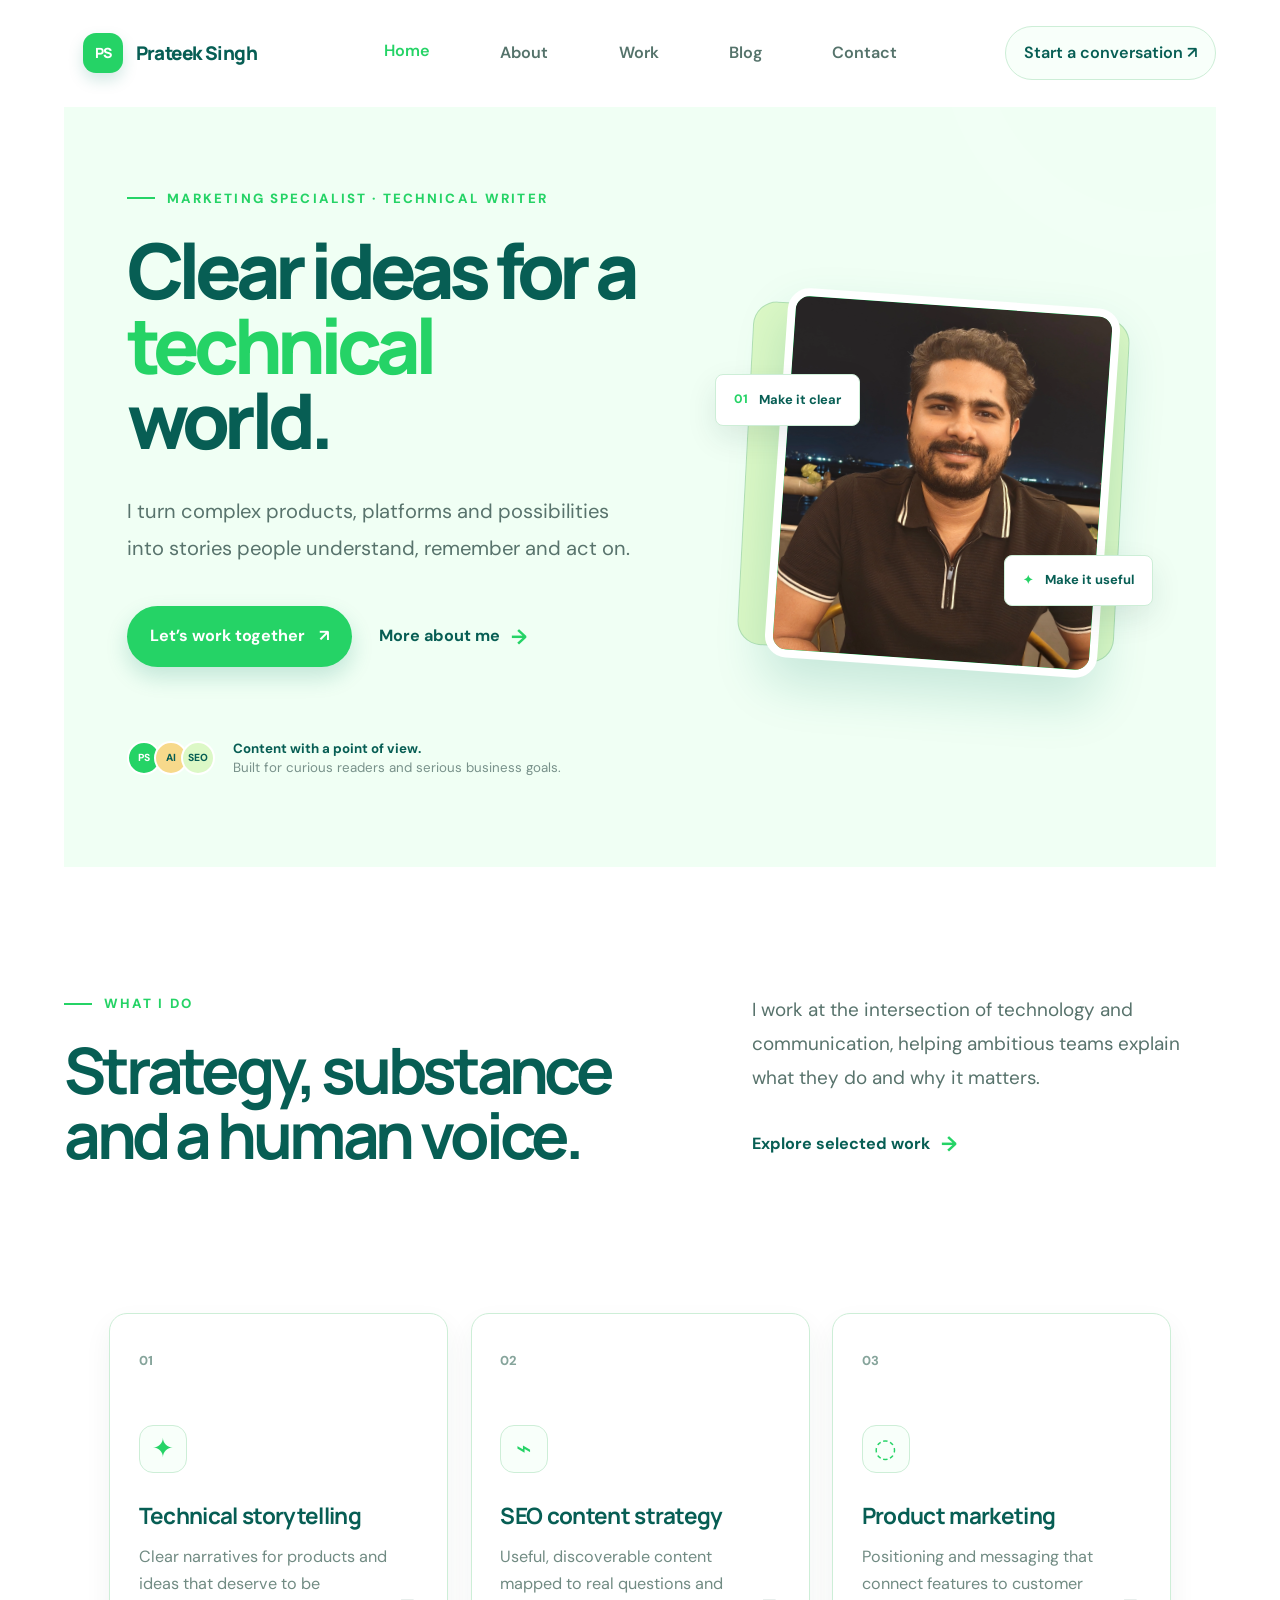
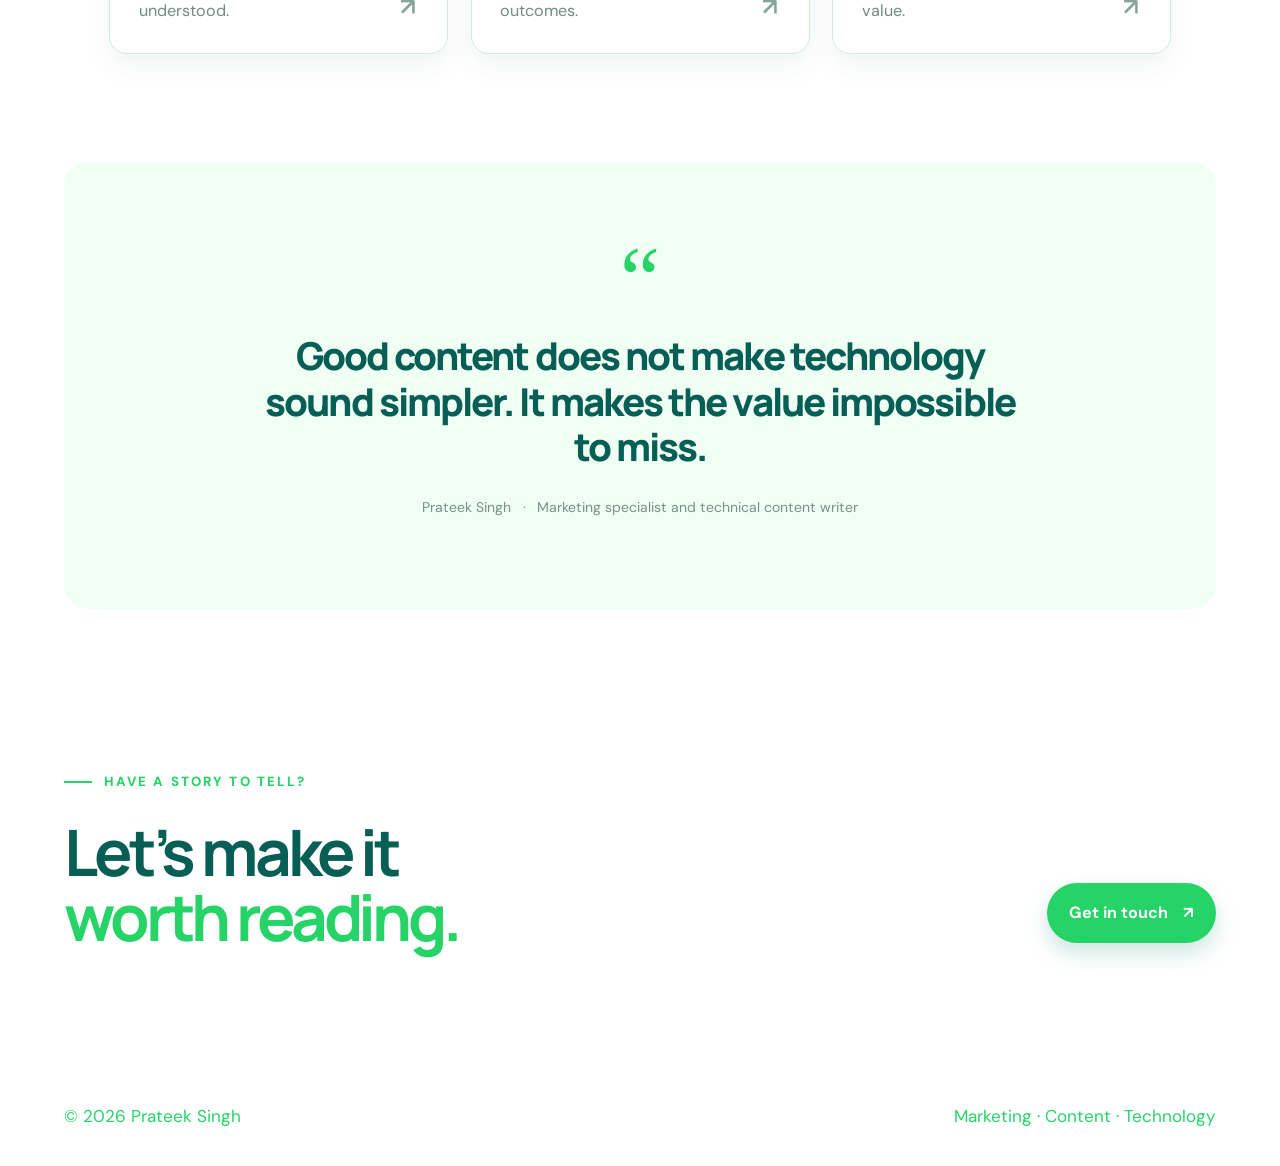
<file: index.html>
<!DOCTYPE html>
<html lang="en">
<head>
    <meta charset="UTF-8">
    <meta name="viewport" content="width=device-width, initial-scale=1.0">
    <meta name="description" content="Portfolio of Prateek Singh, Marketing Specialist and Technical Content Writer.">
    <title>Prateek Singh | Marketing Specialist</title>

    <link rel="icon" type="image/svg+xml" href="assets/favicon.svg">
    <link rel="preconnect" href="https://fonts.googleapis.com">
    <link rel="preconnect" href="https://fonts.gstatic.com" crossorigin>
    <link href="https://fonts.googleapis.com/css2?family=DM+Sans:wght@400;500;600;700&family=Manrope:wght@700;800&display=swap" rel="stylesheet">
    <link rel="stylesheet" href="css/styles.css">
    <script src="js/script.js" defer></script>
</head>

<body class="home-page">
    <header class="home-header">
        <nav class="home-nav" aria-label="Primary navigation">
            <a href="index.html" class="brand-mark">
                <span class="brand-initials">PS</span>
                <span>Prateek Singh</span>
            </a>
            <button class="home-nav-toggle" type="button" aria-expanded="false" aria-controls="home-menu" aria-label="Toggle navigation">
                <span></span>
                <span></span>
                <span></span>
            </button>
            <div class="home-nav-links" id="home-menu">
                <a href="index.html" aria-current="page">Home</a>
                <a href="about.html">About</a>
                <a href="projects.html">Work</a>
                <a href="blog.html">Blog</a>
                <a href="contact.html">Contact</a>
            </div>
            <a href="contact.html" class="home-nav-cta">Start a conversation <span aria-hidden="true">↗</span></a>
        </nav>
    </header>

    <main>
        <section class="home-hero">
            <div class="hero-copy">
                <p class="home-kicker"><span></span> Marketing specialist · Technical writer</p>
                <h1>Clear ideas for a <em>technical</em> world.</h1>
                <p class="hero-intro">I turn complex products, platforms and possibilities into stories people understand, remember and act on.</p>
                <div class="hero-actions">
                    <a href="contact.html" class="primary-action">Let’s work together <span aria-hidden="true">↗</span></a>
                    <a href="about.html" class="text-action">More about me <span aria-hidden="true">→</span></a>
                </div>
                <div class="hero-proof">
                    <div class="proof-avatars"><span>PS</span><span>AI</span><span>SEO</span></div>
                    <p><strong>Content with a point of view.</strong><br>Built for curious readers and serious business goals.</p>
                </div>
            </div>
            <div class="hero-visual">
                <div class="visual-orbit"></div>
                <div class="portrait-frame">
                    <img src="assets/profile-photo.webp" alt="Portrait of Prateek Singh">
                </div>
                <div class="floating-note note-top"><span>01</span><strong>Make it clear</strong></div>
                <div class="floating-note note-bottom"><span>✦</span><strong>Make it useful</strong></div>
            </div>
        </section>

        <section class="home-intro section-shell">
            <div class="section-heading">
                <p class="home-kicker"><span></span> What I do</p>
                <h2>Strategy, substance<br>and a human voice.</h2>
            </div>
            <div class="intro-copy">
                <p>I work at the intersection of technology and communication, helping ambitious teams explain what they do and why it matters.</p>
                <a href="projects.html" class="text-action">Explore selected work <span aria-hidden="true">→</span></a>
            </div>
        </section>

        <section class="capability-grid section-shell" aria-label="Capabilities">
            <article class="capability-card featured-capability">
                <span class="card-index">01</span>
                <div class="capability-icon">✦</div>
                <h3>Technical storytelling</h3>
                <p>Clear narratives for products and ideas that deserve to be understood.</p>
                <a href="contact.html" aria-label="Learn about technical storytelling">↗</a>
            </article>
            <article class="capability-card">
                <span class="card-index">02</span>
                <div class="capability-icon">⌁</div>
                <h3>SEO content strategy</h3>
                <p>Useful, discoverable content mapped to real questions and outcomes.</p>
                <a href="blog.html" aria-label="Read SEO content writing">↗</a>
            </article>
            <article class="capability-card">
                <span class="card-index">03</span>
                <div class="capability-icon">◌</div>
                <h3>Product marketing</h3>
                <p>Positioning and messaging that connect features to customer value.</p>
                <a href="contact.html" aria-label="Learn about product marketing">↗</a>
            </article>
        </section>

        <section class="home-quote section-shell">
            <p class="quote-mark">“</p>
            <blockquote>Good content does not make technology sound simpler. It makes the value impossible to miss.</blockquote>
            <p class="quote-byline">Prateek Singh <span>·</span> Marketing specialist and technical content writer</p>
        </section>

        <section class="home-cta section-shell">
            <div>
                <p class="home-kicker"><span></span> Have a story to tell?</p>
                <h2>Let’s make it<br><em>worth reading.</em></h2>
            </div>
            <a href="contact.html" class="primary-action">Get in touch <span aria-hidden="true">↗</span></a>
        </section>
    </main>

    <footer class="home-footer">
        <p>&copy; <span id="current-year"></span> Prateek Singh</p>
        <p>Marketing · Content · Technology</p>
    </footer>
</body>
</html>
</file>
<file: css/styles.css>
:root {
    --green: #25D366;
    --dark-green: #075E54;
    --light-green: #e8fdf0;
    --accent: #25D366;
    --white: #ffffff;
    --text: #20352d;
    --muted: #6b7d75;
    --border: #cceedd;
    --shadow: 0 14px 35px rgba(7, 94, 84, 0.12);
}

* {
    box-sizing: border-box;
    margin: 0;
    padding: 0;
}

html {
    scroll-behavior: smooth;
    width: 100%;
    max-width: 100%;
    overflow-x: hidden;
}

body {
    background: #f8fcfa;
    color: var(--text);
    font-family: Inter, Arial, sans-serif;
    line-height: 1.7;
    font-size: clamp(0.96rem, 0.9vw + 0.7rem, 1.08rem);
}

* {
    word-break: break-word;
    overflow-wrap: anywhere;
}

html {
    font-size: clamp(14px, 0.8vw + 12px, 18px);
}

h1, h2, h3, h4, h5, h6, p, li, a, button {
    max-width: 100%;
    word-break: break-word;
    overflow-wrap: anywhere;
}

@media (max-width: 768px) {
    body {
        font-size: 15px;
    }

    h1 {
        font-size: clamp(2.2rem, 7vw, 3.4rem) !important;
        line-height: 1.08 !important;
    }

    h2 {
        font-size: clamp(1.7rem, 5vw, 2.5rem) !important;
        line-height: 1.15 !important;
    }

    h3 {
        font-size: clamp(1.2rem, 3.8vw, 1.9rem) !important;
        line-height: 1.2 !important;
    }

    p,
    li,
    a,
    button,
    time,
    span {
        font-size: clamp(0.95rem, 2.6vw, 1.05rem);
    }
}

header {
    position: relative;
    overflow: hidden;
    padding: 4rem 8%;
    color: var(--white);
    background:
        linear-gradient(135deg, rgba(7, 94, 84, 0.97), rgba(37, 211, 102, 0.9)),
        radial-gradient(circle at top right, #25D366, transparent 35%);
}

header::after {
    position: absolute;
    right: -100px;
    bottom: -150px;
    width: 350px;
    height: 350px;
    border: 45px solid rgba(255, 255, 255, 0.08);
    border-radius: 50%;
    content: "";
}

header h1 {
    position: relative;
    z-index: 2;
    display: flex;
    flex-direction: row;
    align-items: center;
    gap: 1rem;
    white-space: nowrap;
    color: #ffffff;
    visibility: visible;
    opacity: 1;
}

header h1::before {
    flex: 0 0 58px;
    display: grid;
    width: 58px;
    height: 58px;
    flex-shrink: 0;
    place-items: center;
    border: 3px solid var(--white);
    border-radius: 16px;
    color: var(--dark-green);
    background: var(--white);
    box-shadow: 0 8px 20px rgba(0, 0, 0, 0.15);
    content: "PS";
    font-size: 1.15rem;
    letter-spacing: 0;
}

header > p {
    position: relative;
    z-index: 1;
    color: #d7f4e4;
    font-size: 1.1rem;
}

nav {
    position: relative;
    z-index: 2;
    display: flex;
    flex-wrap: wrap;
    gap: 0.6rem;
    margin-top: 2rem;
}

nav a {
    padding: 0.55rem 1rem;
    border: 1px solid rgba(255, 255, 255, 0.3);
    border-radius: 999px;
    color: var(--white);
    text-decoration: none;
    transition: 0.25s ease;
}

nav a:hover,
nav a[aria-current="page"] {
    color: var(--dark-green);
    background: var(--white);
    transform: translateY(-2px);
}

main {
    width: min(1100px, 90%);
    margin: auto;
}

main h2 {
    color: var(--dark-green);
    visibility: visible;
    opacity: 1;
}

section {
    padding: 5rem 0 1rem;
    border: 1px solid var(--border);
    border-radius: 18px;
    background: var(--white);
    box-shadow: var(--shadow);
}

section h2 {
    margin-bottom: 1rem;
    color: var(--dark-green);
    font-size: clamp(1.8rem, 4vw, 2.7rem);
}

section h3 {
    color: var(--green);
}

section p {
    max-width: 750px;
}

.eyebrow {
    margin-bottom: 0.5rem;
    color: var(--accent);
    font-weight: 800;
    letter-spacing: 1.5px;
    text-transform: uppercase;
}

#hero {
    display: grid;
    min-height: 430px;
    align-content: center;
    padding: 6rem 0;
}

#hero h2 {
    max-width: 850px;
    margin-bottom: 1rem;
    font-size: clamp(2.5rem, 7vw, 5.5rem);
    line-height: 1.05;
}

#hero p:not(.eyebrow) {
    margin-bottom: 2rem;
    color: var(--muted);
    font-size: 1.15rem;
}

.button {
    display: inline-block;
    width: fit-content;
    padding: 0.8rem 1.4rem;
    border-radius: 999px;
    color: var(--white);
    background: var(--green);
    box-shadow: 0 8px 18px rgba(23, 107, 77, 0.25);
    text-decoration: none;
    transition: 0.25s ease;
}

.button:hover {
    background: var(--dark-green);
    transform: translateY(-3px);
}

.stats,
.project-grid {
    display: grid;
    grid-template-columns: repeat(3, minmax(0, 1fr));
    gap: 2rem;
    margin-top: 2rem;
}

.stats > div,
.project-card,
.timeline-item,
.education-item,
article:not(.project-card) {
    padding: 1.5rem;
    border: 1px solid var(--border);
    border-radius: 18px;
    background: var(--white);
    box-shadow: var(--shadow);
}

.stats strong {
    display: block;
    color: var(--green);
    font-size: 2rem;
}

.stats span {
    color: var(--muted);
}

.project-card {
    position: relative;
    transition: 0.25s ease;
}

.project-card:hover {
    border-color: var(--accent);
    transform: translateY(-6px);
}

.project-number {
    color: var(--accent);
    font-weight: 800;
}

.project-card h3 {
    margin: 0.5rem 0;
}

#experience-list,
#education-list {
    display: grid;
    gap: 1rem;
}

.timeline-item h4 {
    margin: 0.25rem 0;
    color: var(--green);
}

small {
    color: var(--muted);
}

ul {
    display: grid;
    gap: 0.7rem;
    padding-left: 1.25rem;
}

li::marker {
    color: var(--accent);
}

#contact {
    border: 2px solid #25D366;
    border-radius: 24px;
    background: #ffffff;
    box-shadow: 0 12px 30px rgba(37, 211, 102, 0.2);
    transition: background-color #b9ffd0;
    color: var(--white);
    background: var(--dark-green);
    width: 100%;
    min-height: auto;
    height: auto;
    margin: 3rem 0 0;
    padding: 3rem;
    overflow: hidden;
}

#contact h2,
#contact p,
#contact a {
    color: #075E54;
}

body.dragon-theme #contact {
    border-color: #25D366;
    background: #0d3026;
}

body.dragon-theme #contact h2,
body.dragon-theme #contact p,
body.dragon-theme #contact a {
    color: #e8fff0;
}

footer {
    color: var(--white);
    background: var(--dark-green);
    width: 100%;
    min-height: auto;
    height: auto;
    margin: 4rem 0 0;
    padding: 1.5rem 5%;
    overflow: hidden;
    text-align: center;
}

footer p {
    margin: 0;
    font-size: 0.95rem;
}

/* Dragon theme colors */
body.dragon-theme #contact {
    color: #e8fff0;
    background: #03120f;
}

body.dragon-theme #contact h2,
body.dragon-theme #contact p,
body.dragon-theme #contact a {
    color: #e8fff0;
}

body.dragon-theme footer {
    color: #e8fff0;
    background: #020b08;
}

@media (max-width: 700px) {
    header {
        padding: 3rem 5%;
    }

    main {
        width: 90%;
    }
    .stats,
    .project-grid {
        grid-template-columns: 1fr;
    }

    #hero {
        min-height: 360px;
        padding: 4rem 0;
    }

    #contact {
        padding: 2rem 1.25rem;
    }

    nav a {
        font-size: 0.9rem;
    }
}

/* Theme toggle */
.theme-toggle {
    position: absolute;
    top: 2rem;
    right: 8%;
    z-index: 10;
    padding: 0.7rem 1rem;
    border: 1px solid #ffffff;
    border-radius: 999px;
    color: #ffffff;
    background: transparent;
    cursor: pointer;
    font: inherit;
    transition: 0.25s ease;
}

.theme-toggle:hover {
    color: #075E54;
    background: #ffffff;
}

@media (max-width: 700px) {
    .theme-toggle {
        top: 1.25rem;
        right: 5%;
        padding: 0.55rem 0.8rem;
        font-size: 0.85rem;
    }
}

/* Dragon theme */
body.dragon-theme {
    --green: #25D366;
    --dark-green: #071f1a;
    --light-green: #123c30;
    --accent: #25D366;
    --white: #f4fff8;
    --text: #e8fff0;
    --muted: #a8c8b5;
    --border: #245c47;
    --shadow: 0 14px 35px rgba(0, 0, 0, 0.35);

    background:
        radial-gradient(circle at top right, rgba(37, 211, 102, 0.15), transparent 30%),
        #071f1a;
}

body.dragon-theme main {
    background: transparent;
}

body.dragon-theme section h2,
body.dragon-theme section h3 {
    color: var(--white);
}

body.dragon-theme .stats > div,
body.dragon-theme .project-card,
body.dragon-theme .timeline-item,
body.dragon-theme .education-item,
body.dragon-theme article:not(.project-card) {
    background: #0d3026;
}

body.dragon-theme #hero p:not(.eyebrow),
body.dragon-theme .stats span,
body.dragon-theme small {
    color: var(--muted);
}

body.dragon-theme header {
    background:
        linear-gradient(135deg, #03120f, #075E54),
        radial-gradient(circle at top right, #25D366, transparent 35%);
}

body.dragon-theme footer {
    background: #03120f;
}

/* Portfolio homepage refresh */
.home-page {
    --home-ink: #075E54;
    --home-green: #25D366;
    --home-lime: #DCF8C6;
    --home-mint: #F0FFF4;
    --home-line: #CDEED7;
    --home-soft: #F8FFFA;
    background: #ffffff;
    color: var(--home-ink);
    font-family: "DM Sans", sans-serif;
    line-height: 1.6;
}

.home-page h1,
.home-page h2,
.home-page h3,
.home-page p,
.home-page blockquote {
    max-width: none;
}

.home-header {
    position: relative;
    padding: 1.25rem 5%;
    overflow: visible;
    color: var(--home-ink);
    background: #ffffff;
}

.home-nav {
    display: flex;
    width: min(1180px, 100%);
    min-height: 58px;
    align-items: center;
    justify-content: space-between;
    gap: 2rem;
    margin: auto;
}

.home-nav-toggle,
.nav-toggle {
    display: none;
    flex-direction: column;
    gap: 0.28rem;
    width: 44px;
    height: 44px;
    padding: 0.7rem 0.65rem;
    border: 1px solid var(--home-line);
    border-radius: 12px;
    background: #ffffff;
    cursor: pointer;
    transition: transform 0.2s ease, border-color 0.2s ease, box-shadow 0.2s ease;
}

.home-nav-toggle:hover,
.nav-toggle:hover {
    border-color: var(--home-green);
    box-shadow: 0 8px 18px rgba(11, 128, 107, 0.12);
}

.home-nav-toggle span,
.nav-toggle span {
    display: block;
    width: 100%;
    height: 2px;
    border-radius: 999px;
    background: var(--home-ink);
    transition: transform 0.25s ease, opacity 0.25s ease;
}

.home-nav-toggle.is-open span:nth-child(1),
.nav-toggle.is-open span:nth-child(1) {
    transform: translateY(6px) rotate(45deg);
}

.home-nav-toggle.is-open span:nth-child(2),
.nav-toggle.is-open span:nth-child(2) {
    opacity: 0;
}

.home-nav-toggle.is-open span:nth-child(3),
.nav-toggle.is-open span:nth-child(3) {
    transform: translateY(-6px) rotate(-45deg);
}

.brand-mark {
    display: inline-flex;
    align-items: center;
    gap: 0.7rem;
    color: var(--home-ink);
    font-family: Manrope, sans-serif;
    font-size: 1.05rem;
    font-weight: 800;
    letter-spacing: -0.03em;
    text-decoration: none;
}

.brand-initials {
    display: grid;
    width: 40px;
    height: 40px;
    place-items: center;
    border-radius: 13px;
    color: #ffffff;
    background: var(--home-green);
    box-shadow: 0 7px 15px rgba(11, 128, 107, 0.18);
    font-size: 0.78rem;
}

.home-nav-links {
    display: flex;
    align-items: center;
    gap: 1.8rem;
}

.home-nav-links a,
.home-nav-cta {
    color: #55736b;
    font-size: 0.9rem;
    font-weight: 600;
    text-decoration: none;
    transition: color 0.2s ease, transform 0.2s ease;
}

.home-nav-links a:hover,
.home-nav-links a[aria-current="page"] {
    color: var(--home-green);
}

.home-nav-cta {
    padding: 0.72rem 1rem;
    border: 1px solid var(--home-line);
    border-radius: 999px;
    color: var(--home-ink);
    background: var(--home-soft);
}

.home-nav-cta:hover {
    border-color: var(--home-green);
    color: var(--home-green);
    transform: translateY(-2px);
}

.home-page main {
    width: 100%;
}

.home-hero {
    display: grid;
    width: min(1180px, 90%);
    min-height: 600px;
    grid-template-columns: minmax(0, 1fr) 0.85fr;
    align-items: center;
    gap: 4rem;
    margin: auto;
    padding: 4.5rem 3.5rem 5rem;
    border-radius: 0 0 28px 28px;
    background: var(--home-mint);
}

.hero-copy {
    position: relative;
    z-index: 1;
}

.home-kicker {
    display: flex;
    align-items: center;
    gap: 0.65rem;
    margin-bottom: 1.25rem;
    color: var(--home-green);
    font-size: 0.74rem;
    font-weight: 800;
    letter-spacing: 0.16em;
    text-transform: uppercase;
}

.home-kicker span {
    width: 28px;
    height: 2px;
    background: var(--home-green);
}

.home-hero h1 {
    max-width: 680px;
    margin: 0;
    color: var(--home-ink);
    font-family: Manrope, sans-serif;
    font-size: clamp(3rem, 6vw, 5.7rem);
    font-weight: 800;
    letter-spacing: -0.075em;
    line-height: 0.98;
}

.home-page em {
    color: var(--home-green);
    font-style: normal;
}

.hero-intro {
    max-width: 530px !important;
    margin: 2rem 0 0;
    color: #58736c;
    font-size: 1.12rem;
    line-height: 1.8;
}

.hero-actions {
    display: flex;
    flex-wrap: wrap;
    align-items: center;
    gap: 1.5rem;
    margin-top: 2.25rem;
}

.primary-action {
    display: inline-flex;
    align-items: center;
    gap: 0.8rem;
    padding: 0.95rem 1.25rem;
    border-radius: 999px;
    color: #ffffff;
    background: var(--home-green);
    box-shadow: 0 10px 22px rgba(11, 128, 107, 0.2);
    font-size: 0.9rem;
    font-weight: 700;
    text-decoration: none;
    transition: transform 0.2s ease, box-shadow 0.2s ease, background 0.2s ease;
}

.primary-action:hover {
    color: #ffffff;
    background: #128C7E;
    box-shadow: 0 14px 28px rgba(11, 128, 107, 0.28);
    transform: translateY(-3px);
}

.text-action {
    display: inline-flex;
    align-items: center;
    gap: 0.6rem;
    color: var(--home-ink);
    font-size: 0.9rem;
    font-weight: 700;
    text-decoration: none;
}

.text-action span {
    color: var(--home-green);
    font-size: 1.15rem;
    transition: transform 0.2s ease;
}

.text-action:hover span {
    transform: translateX(4px);
}

.hero-proof {
    display: flex;
    align-items: center;
    gap: 1rem;
    margin-top: 4rem;
}

.proof-avatars {
    display: flex;
}

.proof-avatars span {
    display: grid;
    width: 34px;
    height: 34px;
    margin-left: -7px;
    place-items: center;
    border: 2px solid #ffffff;
    border-radius: 50%;
    color: var(--home-ink);
    background: var(--home-lime);
    font-size: 0.57rem;
    font-weight: 800;
}

.proof-avatars span:first-child {
    margin-left: 0;
    color: #ffffff;
    background: var(--home-green);
}

.proof-avatars span:nth-child(2) {
    background: #f7d98b;
}

.hero-proof p {
    color: #78918a;
    font-size: 0.74rem;
    line-height: 1.45;
}

.hero-proof strong {
    color: var(--home-ink);
}

.hero-visual {
    position: relative;
    min-height: 400px;
}

.visual-orbit {
    position: absolute;
    inset: 7% 7% 7% 7%;
    border: 1px solid rgba(11, 128, 107, 0.2);
    border-radius: 24px;
    background: #DCF8C6;
    transform: rotate(3deg);
}

.visual-orbit::after {
    position: absolute;
    top: 11%;
    right: 4%;
    width: 20px;
    height: 20px;
    border-radius: 50%;
    background: #f7d98b;
    content: "";
}

.portrait-frame {
    position: absolute;
    top: 4%;
    right: 10%;
    width: min(360px, 76%);
    aspect-ratio: 0.9;
    overflow: hidden;
    border: 8px solid #ffffff;
    border-radius: 22px;
    background: var(--home-green);
    box-shadow: 0 25px 50px rgba(11, 128, 107, 0.18);
    transform: rotate(4deg);
}

.portrait-frame img {
    width: 100%;
    height: 100%;
    object-fit: cover;
    object-position: center;
}

.floating-note {
    position: absolute;
    display: flex;
    align-items: center;
    gap: 0.65rem;
    padding: 0.8rem 1rem;
    border: 1px solid var(--home-line);
    border-radius: 10px;
    color: var(--home-ink);
    background: #ffffff;
    box-shadow: 0 12px 30px rgba(18, 63, 55, 0.1);
    font-size: 0.72rem;
}

.home-page .floating-note {
    border-radius: 8px;
}

.floating-note span {
    color: var(--home-green);
    font-size: 0.68rem;
    font-weight: 800;
}

.note-top {
    top: 23%;
    left: 0;
}

.note-bottom {
    right: 0;
    bottom: 19%;
}

.section-shell {
    width: min(1180px, 90%);
    margin: auto;
}

.home-intro {
    display: grid;
    grid-template-columns: 1fr 0.8fr;
    gap: 6rem;
    padding: 7rem 0 5.5rem;
    border-top: 1px solid var(--home-line);
}

.section-heading h2,
.home-cta h2 {
    margin: 0;
    color: var(--home-ink);
    font-family: Manrope, sans-serif;
    font-size: clamp(2.5rem, 5vw, 4.4rem);
    letter-spacing: -0.065em;
    line-height: 1.02;
}

.intro-copy {
    align-self: end;
    padding-bottom: 0.5rem;
}

.intro-copy p {
    margin: 0 0 1.75rem;
    color: #58736c;
    font-size: 1.05rem;
    line-height: 1.8;
}

.capability-grid {
    display: grid;
    grid-template-columns: repeat(3, 1fr);
    gap: 1.25rem;
    padding-bottom: 6rem;
}

.capability-card {
    position: relative;
    min-height: 300px;
    padding: 1.7rem;
    border: 1px solid var(--home-line);
    border-radius: 18px;
    background: #ffffff;
    box-shadow: 0 12px 28px rgba(18, 63, 55, 0.06);
    transition: transform 0.25s ease, box-shadow 0.25s ease;
}

.capability-card:hover {
    box-shadow: 0 18px 36px rgba(18, 63, 55, 0.12);
    transform: translateY(-6px);
}

.featured-capability {
    border-color: var(--home-green);
    background: var(--home-green);
}

.card-index {
    color: #86a49b;
    font-size: 0.72rem;
    font-weight: 800;
}

.featured-capability .card-index,
.featured-capability h3,
.featured-capability p,
.featured-capability a {
    color: #ffffff;
}

.capability-icon {
    margin: 4rem 0 1.2rem;
    color: var(--home-green);
    font-size: 2rem;
    line-height: 1;
}

.featured-capability .capability-icon {
    color: var(--home-lime);
}

.capability-card h3 {
    margin: 0 0 0.6rem;
    color: var(--home-ink);
    font-family: Manrope, sans-serif;
    font-size: 1.25rem;
    letter-spacing: -0.03em;
}

.capability-card p {
    max-width: 260px;
    color: #718b83;
    font-size: 0.9rem;
    line-height: 1.65;
}

.capability-card > a {
    position: absolute;
    right: 1.7rem;
    bottom: 1.5rem;
    color: var(--home-green);
    font-size: 1.35rem;
    text-decoration: none;
}

.home-quote {
    padding: 5rem 8%;
    border-radius: 24px;
    background: var(--home-mint);
    text-align: center;
}

.quote-mark {
    margin: 0;
    color: var(--home-green);
    font-family: Georgia, serif;
    font-size: 5rem;
    line-height: 0.6;
}

.home-quote blockquote {
    max-width: 760px;
    margin: 1.5rem auto;
    color: var(--home-ink);
    font-family: Manrope, sans-serif;
    font-size: clamp(1.6rem, 3vw, 2.45rem);
    font-weight: 800;
    letter-spacing: -0.05em;
    line-height: 1.18;
}

.quote-byline {
    margin: 0;
    color: #78918a;
    font-size: 0.78rem;
}

.quote-byline span {
    margin: 0 0.4rem;
    color: var(--home-green);
}

.home-cta {
    display: flex;
    align-items: end;
    justify-content: space-between;
    gap: 2rem;
    padding: 9rem 0 7rem;
}

.home-cta .home-kicker {
    margin-bottom: 1.5rem;
}

.home-cta .primary-action {
    flex-shrink: 0;
    margin-bottom: 0.35rem;
}

.home-footer {
    display: flex;
    width: min(1180px, 90%);
    justify-content: space-between;
    gap: 1rem;
    margin: auto;
    padding: 1.5rem 0 2rem;
    color: var(--home-green) !important;
    background: #ffffff !important;
    font-size: 0.76rem;
}

.home-footer p {
    margin: 0;
}

@media (max-width: 850px) {
    .home-nav {
        flex-wrap: wrap;
        justify-content: center;
        gap: 1rem 1.5rem;
    }

    .home-nav-toggle {
        display: flex;
        margin-left: auto;
    }

    .home-nav-links {
        display: none;
        flex-wrap: wrap;
        justify-content: center;
        order: 3;
        width: 100%;
        gap: 0.8rem 1.2rem;
        padding: 0.9rem 0.75rem;
        border: 1px solid var(--home-line);
        border-radius: 16px;
        background: #ffffff;
        opacity: 0;
        transform: translateY(-8px);
        transition: opacity 0.2s ease, transform 0.2s ease;
    }

    .home-nav-links.is-open {
        display: flex;
        opacity: 1;
        transform: translateY(0);
    }

    .home-hero {
        min-height: auto;
        grid-template-columns: 1fr;
        gap: 3rem;
        padding-top: 4rem;
    }

    .hero-visual {
        min-height: 390px;
    }

    .portrait-frame {
        right: 17%;
    }

    .home-intro {
        grid-template-columns: 1fr;
        gap: 2rem;
    }
}

@media (max-width: 620px) {
    .home-header {
        padding: 1rem 5%;
    }

    .home-nav {
        justify-content: center;
    }

    .brand-mark {
        width: 100%;
        justify-content: center;
    }

    .home-nav-links {
        gap: 0.7rem 1rem;
    }

    .home-nav-cta {
        display: none;
    }

    .home-hero {
        width: 90%;
        padding: 3.5rem 0 5rem;
    }

    .home-hero h1 {
        font-size: clamp(3rem, 16vw, 4.5rem);
    }

    .hero-proof {
        margin-top: 3rem;
    }

    .hero-visual {
        min-height: 340px;
    }

    .portrait-frame {
        right: 12%;
        width: 72%;
    }

    .note-top {
        top: 16%;
    }

    .note-bottom {
        bottom: 13%;
    }

    .section-shell {
        width: 90%;
    }

    .home-intro {
        padding: 4.5rem 0;
    }

    .capability-grid {
        grid-template-columns: 1fr;
        padding-bottom: 4.5rem;
    }

    .capability-card {
        min-height: 260px;
    }

    .home-quote {
        padding: 4rem 1.5rem;
    }

    .home-cta {
        display: block;
        padding: 6rem 0 5rem;
    }

    .home-cta .primary-action {
        margin-top: 2rem;
    }

    .home-footer {
        display: block;
    }

    .home-footer p + p {
        margin-top: 0.35rem;
    }
}

/* Keep homepage sections open and separated from the legacy card defaults. */
.home-page section {
    border: 0;
    border-radius: 0;
    box-shadow: none;
}

.home-page .home-intro,
.home-page .capability-grid,
.home-page .home-quote,
.home-page .home-cta {
    position: relative;
    z-index: 1;
}

.home-page .home-quote {
    border-radius: 24px;
}

.home-page .capability-card {
    min-height: 285px;
    padding: 1.6rem;
    border: 1px solid var(--home-line);
    border-radius: 18px;
    background: #ffffff !important;
    box-shadow: 0 12px 28px rgba(18, 63, 55, 0.06) !important;
}

.home-page .capability-card:hover {
    border-color: var(--home-green);
    box-shadow: 0 18px 36px rgba(18, 63, 55, 0.12) !important;
    background: var(--home-green) !important;
    transform: translateY(-6px);
}

.home-page .capability-card:hover .card-index,
.home-page .capability-card:hover h3,
.home-page .capability-card:hover p,
.home-page .capability-card:hover > a {
    color: #ffffff !important;
}

.home-page .capability-card:hover .capability-icon {
    border-color: rgba(255, 255, 255, 0.3);
    background: rgba(255, 255, 255, 0.12);
    color: var(--home-lime);
}

.home-page .capability-card.featured-capability:hover {
    background: #128C7E !important;
}

.home-page .capability-card .capability-icon {
    display: grid;
    width: 48px;
    height: 48px;
    margin: 2.8rem 0 1.4rem;
    place-items: center;
    border: 1px solid var(--home-line);
    border-radius: 14px;
    background: var(--home-soft);
    color: var(--home-green);
    font-size: 1.45rem;
}

.home-page .capability-card h3 {
    color: var(--home-ink) !important;
}

.home-page .capability-card .card-index,
.home-page .capability-card > a {
    color: #86a49b !important;
}

.home-page .capability-card p {
    color: #718b83 !important;
}


.project-grid {
    display: grid;
    grid-template-columns: repeat(3, minmax(0, 1fr));
    gap: 2rem;
    margin-top: 2rem;
}

.project-card {
    min-height: 220px;
    display: flex;
    flex-direction: column;
    justify-content: space-between;
}

#publications {
    margin-top: 4rem;
    padding-top: 4rem;
    border-top: 1px solid var(--border);
}

#publication-list {
    display: grid;
    gap: 1.5rem;
    margin-top: 2rem;
}

.publication-card {
    padding: 1.5rem;
    border: 1px solid var(--border);
    border-radius: 18px;
    background: var(--white);
    box-shadow: var(--shadow);
}

.publication-card + .publication-card {
    margin-top: 0.5rem;
}

body.dragon-theme .publication-card {
    background: #0d3026;
}

@media (max-width: 700px) {
    .project-grid {
        grid-template-columns: 1fr;
        gap: 1.5rem;
    }

    #publications {
        margin-top: 3rem;
        padding-top: 3rem;
    }
}

#contact-page main {
    display: grid;
    grid-template-columns: 1fr 1fr;
    gap: 2rem;
}

main > section {
    padding: 2.5rem;
    border: 2px solid #25D366;
    border-radius: 24px;
    background: #ffffff;
    box-shadow: 0 12px 30px rgba(37, 211, 102, 0.12);
}

form {
    display: grid;
    gap: 0.7rem;
}

label {
    color: #075E54;
    font-weight: 700;
}

input,
textarea {
    width: 100%;
    padding: 0.85rem 1rem;
    border: 1px solid #b9e8ca;
    border-radius: 10px;
    color: #20352d;
    background: #f8fffa;
    font: inherit;
}

input:focus,
textarea:focus {
    outline: 2px solid #25D366;
    border-color: #25D366;
}

textarea {
    min-height: 150px;
    resize: vertical;
}

form button {
    margin-top: 0.8rem;
    padding: 0.85rem 1.2rem;
    border: 0;
    border-radius: 999px;
    color: #ffffff;
    background: #25D366;
    cursor: pointer;
    font: inherit;
    font-weight: 700;
    transition: 0.25s ease;
}

form button:hover {
    background: #128C7E;
    transform: translateY(-2px);
}

main > section a {
    color: #075E54;
    font-weight: 600;
}

body.dragon-theme main > section {
    border-color: #25D366;
    background: #0d3026;
}

body.dragon-theme label,
body.dragon-theme main > section a {
    color: #b9ffd0;
}

body.dragon-theme input,
body.dragon-theme textarea {
    border-color: #245c47;
    color: #e8fff0;
    background: #071f1a;
}

@media (max-width: 700px) {
    #contact-page main {
        grid-template-columns: 1fr;
    }

    main > section {
        padding: 1.5rem;
    }
}

#contact-page header {
    min-height: 310px;
    height: auto;
    padding: 4rem 8%;
    overflow: visible;
}

#contact-page header h1,
#contact-page header > p,
#contact-page header .theme-toggle,
#contact-page header nav {
    position: relative;
    z-index: 5;
    visibility: visible;
    opacity: 1;
}

#contact-page header h1 {
    display: flex;
    color: #ffffff;
}

#contact-page header > p {
    color: #d7f4e4;
}

#contact-page main {
    display: grid;
    grid-template-columns: repeat(2, minmax(0, 1fr));
    gap: 2rem;
    width: min(1100px, 90%);
    margin: 3rem auto;
}

#contact-page main > section {
    min-width: 0;
    padding: 3rem;
    border: 2px solid #25D366;
    border-radius: 24px;
    background: #ffffff;
    box-shadow: 0 12px 30px rgba(37, 211, 102, 0.15);
}

#contact-page main h2 {
    margin-bottom: 2rem;
    color: #075E54;
}

#contact-page form {
    display: grid;
    gap: 0.75rem;
}

#contact-page label {
    color: #075E54;
    font-weight: 700;
}

#contact-page input,
#contact-page textarea {
    width: 100%;
    padding: 0.85rem;
    border: 1px solid #b9e8ca;
    border-radius: 10px;
    background: #f8fffb;
    font: inherit;
}

#contact-page input:focus,
#contact-page textarea:focus {
    outline: 2px solid #25D366;
}

#contact-page form button {
    padding: 0.85rem;
    border: 0;
    border-radius: 999px;
    color: #ffffff;
    background: #25D366;
    cursor: pointer;
    font-weight: 700;
}

#contact-page main a {
    color: #075E54;
    font-weight: 600;
}

#contact-page footer {
    margin-top: 3rem;
    padding: 1.5rem;
    color: #ffffff;
    background: #075E54;
    text-align: center;
}

/* Dragon theme for contact page only */
#contact-page.dragon-theme {
    background: #071f1a;
}

#contact-page.dragon-theme main > section {
    border-color: #25D366;
    background: #0d3026;
}

#contact-page.dragon-theme main h2,
#contact-page.dragon-theme label,
#contact-page.dragon-theme main a {
    color: #b9ffd0;
}

#contact-page.dragon-theme input,
#contact-page.dragon-theme textarea {
    color: #e8fff0;
    background: #071f1a;
    border-color: #245c47;
}

#contact-page.dragon-theme footer {
    background: #03120f;
}

@media (max-width: 700px) {
    #contact-page main {
        grid-template-columns: 1fr;
    }

    #contact-page main > section {
        padding: 1.5rem;
    }
}

/* Home page only */
#home-page main,
#home-page section,
#home-page #hero,
#home-page #about,
#home-page #experience,
#home-page #publications,
#home-page #skills,
#home-page #education,
#home-page #contact {
    border: 0;
    outline: 0;
}

#home-page section {
    box-shadow: none;
}

#home-page #contact {
    border: 0;
}

#home-page footer {
    width: 100%;
    margin-top: 4rem;
    padding: 1.5rem;
    color: #ffffff;
    background: #25D366;
    text-align: center;
}

#home-page footer p {
    margin: 0;
}

body.dragon-theme#home-page footer {
    background: #075E54;
}

.theme-switch {
    position: absolute;
    top: 2rem;
    right: 8%;
    z-index: 10;
    display: flex;
    align-items: center;
    gap: 0.6rem;
    color: #ffffff;
    cursor: pointer;
    font-size: 0.9rem;
}

.theme-switch input {
    display: none;
}

.slider {
    position: relative;
    width: 46px;
    height: 24px;
    border-radius: 999px;
    background: #d7f4e4;
    transition: 0.3s ease;
}

.slider::before {
    position: absolute;
    top: 3px;
    left: 3px;
    width: 18px;
    height: 18px;
    border-radius: 50%;
    background: #075E54;
    content: "";
    transition: 0.3s ease;
}

.theme-switch input:checked + .slider {
    background: #25D366;
}

.theme-switch input:checked + .slider::before {
    transform: translateX(22px);
    background: #ffffff;
}

body.dragon-theme {
    color: #e8fff0;
    background: #071f1a;
}

body.dragon-theme header {
    background: linear-gradient(135deg, #03120f, #075E54);
}

body.dragon-theme main {
    background: #071f1a;
}

body.dragon-theme section,
body.dragon-theme .stats > div,
body.dragon-theme .project-card,
body.dragon-theme .timeline-item,
body.dragon-theme .education-item {
    color: #e8fff0;
    background: #0d3026;
    border-color: #25D366;
}

body.dragon-theme h2,
body.dragon-theme h3,
body.dragon-theme p,
body.dragon-theme li {
    color: #e8fff0;
}

@media (max-width: 700px) {
    .theme-switch {
        top: 1rem;
        right: 5%;
    }

    .theme-label {
        display: none;
    }
}

/* About page only: remove section and card borders */
#about-page main {
    display: flex;
    flex-direction: column;
    gap: 2rem;
}

#about-page main > section,
#about-page main > section article {
    border: 0 !important;
    outline: 0 !important;
    box-shadow: none !important;
    border-radius: 0 !important;
}

#about-page main > section {
    margin: 0;
    background: transparent;
}

#about-page main > section article {
    margin: 0 0 1.25rem;
    padding: 0;
    background: transparent;
}
</file>
